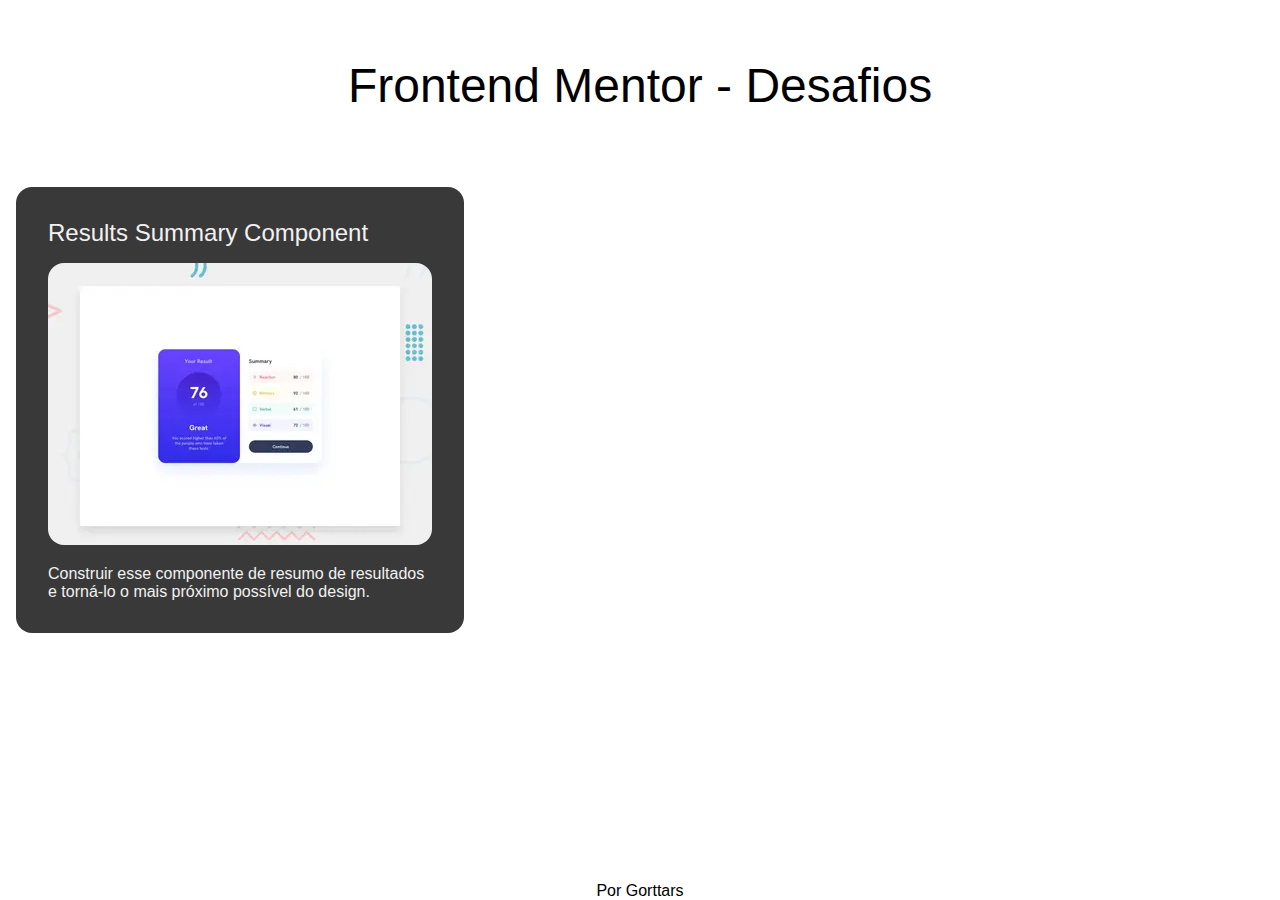
<file: index.html>
<!DOCTYPE html>
<html lang="en">
<head>
    <meta charset="UTF-8">
    <meta name="viewport" content="width=device-width, initial-scale=1.0">
    <link rel="stylesheet" href="css/styles.css">
    <title>FrontEnd Mentor - Desafios</title>
</head>
<body>
    <header>
    <h1 class="title">
        <a href="https://www.frontendmentor.io/home">Frontend Mentor</a> - Desafios
    </h1>
    </header>
    <main class="main-content">
        <ul class="challenges">
            <li class="challenge-card">
                <a href="desafios/results-summary-component-main/index.html">
                    <h2 class="challenge-title">Results Summary Component</h2>
                </a>
                <figure>
                    <img src="img/results-summary.png" alt="Descrição significativa da imagem">
                        <figcaption>Construir esse componente de resumo de resultados <br> e torná-lo o mais próximo possível do design. </figcaption>
                </figure>
            </li>
            </ul>
    </main>
    <footer>
        <p>
            Por <a href="">Gorttars</a>
        </p>
    </footer>
</body>
</html>
</file>
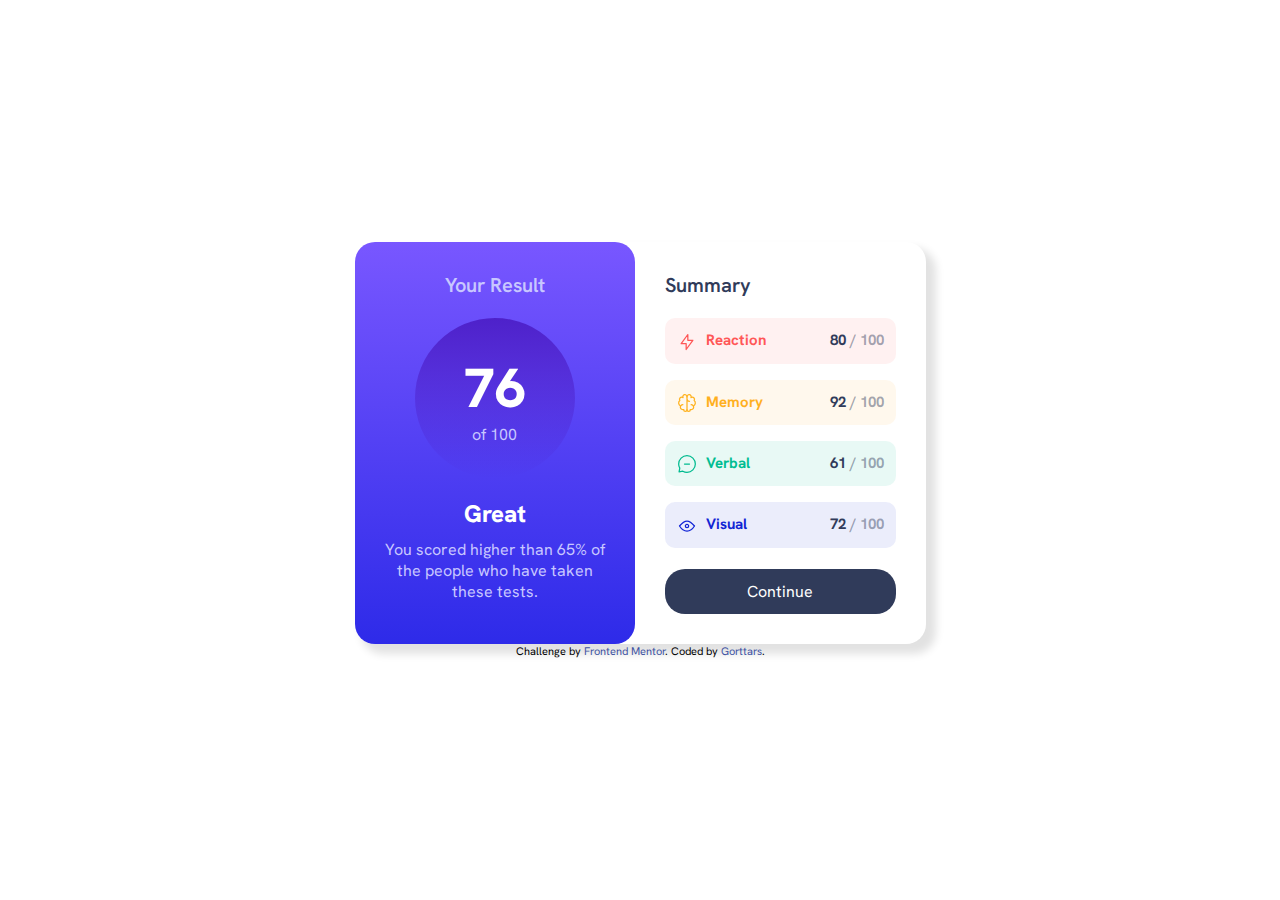
<file: desafios/results-summary-component-main/index.html>
<!DOCTYPE html>
<html lang="en">
<head>
  <meta charset="UTF-8">
  <meta name="viewport" content="width=device-width,initial-scale=1,maximum-scale=1,user-scalable=0,viewport-fit=cover">

  <link rel="icon" type="image/png" sizes="32x32" href="./assets/images/favicon-32x32.png">
  <link rel="stylesheet" href="assets/css/style.css">
  <title>Frontend Mentor | Results summary component</title>
  <!-- Feel free to remove these styles or customise in your own stylesheet 👍 -->
  <style>
    .attribution { font-size: 11px; text-align: center; }
    .attribution a { color: hsl(228, 45%, 44%); }
  </style>
</head>
<body>
<main class="main-content">
  <section class="result">
    <h2>Your Result</h2>
    <div class="result-elements">
  <div class="result-score">
    <span>76</span>
    <span>of 100</span>    
  </div>
  <div class="result-desc">
    <span>Great</span>
    <p>You scored higher than 65% of the people who have taken these tests.</p> 
</div>
</div>
  </section>

  <section class="summary">
    <h2>Summary</h2>
    <ul class="summary-itens">
      <li>
        <span>
          <img src="assets/images/icon-reaction.svg" alt="">
          Reaction
        </span>
        <span class="score">80<span> / 100</span></span>
      </li>
      <li>
        <span>
          <img src="assets/images/icon-memory.svg" alt="">
          Memory
        </span>
        <span class="score"> 92<span> / 100</span></span>
      </li>
      <li>
        <span>
          <img src="assets/images/icon-verbal.svg" alt="">
          Verbal
        </span>
        <span class="score"> 61<span> / 100</span></span>
      </li>
      <li>
        <span>
          <img src="assets/images/icon-visual.svg" alt="">
          Visual
        </span>
        <span class="score"> 72<span> / 100</span></span>
      </li>
    </ul>
    <button>Continue</button>
  </section>
</main> 
<footer class="attribution">
  Challenge by <a href="https://www.frontendmentor.io?ref=challenge" target="_blank">Frontend Mentor</a>. 
  Coded by <a href="#">Gorttars</a>.
</footer>
</body>
</html>
</file>
<file: css/styles.css>
@import url(reset.css);

body{
    font-family: sans-serif;
    display: grid;
    height: 100vh;
}

.title{
    font-size: 3em;
}

header{
    align-self: center;
    justify-self: center;
}
.challenges{
    display: flex;
    align-items: flex-start;
    justify-content: flex-start;
    padding: 1rem;
}
.challenge-card{
    background-color: #262626e9;
    color: #f1f1f1;
    border-radius: 1rem;
    padding: 2em;
    width: fit-content;
    height: auto;
}
.challenge-card figure img{
    border-radius: 1rem;
    width: 100%;
    min-width: 200px;
    height: auto;
    margin: 1em 0;
}

.challenge-title{
    font-size: 1.5em;
}

footer{
    justify-self: center;
    align-self: flex-end;
}
</file>
<file: desafios/results-summary-component-main/assets/css/style.css>
@import url(../../../../css/reset.css);
@font-face {
    font-family: 'Hanken Grotesk';
    src: url(../fonts/HankenGrotesk-VariableFont_wght.ttf);
}
/*DEFAULT*/

body {
    font-family: 'Hanken Grotesk';
    font-size: 16px;
    height: fit-content;
    width: 100%;
    height: 100%;
}
.main-content{
    display: grid;
    width: 100%;
    height: 100vh;
}

.result, .summary{
    padding: 30px 30px;
}
.summary-itens, .result-elements{
    margin: 20px 0 0 0;
    
    
}
/*RESULT SECTION*/

.result{
    background-image: linear-gradient(to bottom, hsl(252, 100%, 67%),  hsl(241, 81%, 54%));
    flex-direction: column;
    justify-content: center;
    align-items: center;
    text-align: center;
    color: hsl(241, 100%, 89%);
    border-radius: 0 0 25px 25px;
}
h2 {
    font-size: 20px;
    font-weight: 600;
}
.result-score{
    display: flex;
    flex-direction: column;
    justify-content: center;
    width: 10em;
    height: 10em;
    border-radius: 100%;
    background-image: linear-gradient(to bottom, hsla(256, 72%, 46%, 1), hsla(241, 72%, 46%, 0));
    margin: auto;
}
.result-score :first-child{
    color: rgb(255, 255, 255);
    font-size: 55px;
    font-weight: 800;
}
.result-desc :first-child{
    font-size: 24px;
    display: block;
    margin-bottom: 10px;
    margin-top: 20px;
    color: white;
    font-weight: 800;
}
.result-desc :last-child{
    position: relative;
    margin: 0 auto;
    min-width: 220px;
}

/*SUMMARY SECTION*/


.summary h2{
    color: hsl(224, 30%, 27%);
}

.summary ul li{
    display: flex;
    justify-content: space-between;
    padding: 12px;
    border-radius: 10px;
    margin-bottom: 16px;
    font-weight: 700;
    font-size: 15px;
}
.summary-itens li:nth-child(1){
    background-color: hsla(0, 100%, 67%, 0.082);
    color: hsl(0, 100%, 67%);

}
.summary-itens li:nth-child(2){
    background-color: hsla(39, 100%, 56%, 0.082);
    color: hsl(39, 100%, 56%);
}
.summary-itens li:nth-child(3){
    background-color: hsla(166, 100%, 37%, 0.089);
    color: hsl(166, 100%, 37%);
}
.summary-itens li:nth-child(4){
    background-color:  hsla(234, 85%, 45%, 0.082);
    color: hsl(234, 85%, 45%);
}

button {
    padding: 12px;
    color: white;
    background-color: hsl(224, 30%, 27%);
    width: 100%;
    border-radius: 20px;
    margin-top: 5px;
    transition: background-color 1s; 
}

button:hover {
    background-color: hsla(256, 72%, 46%, 1);
}

img{
    vertical-align: middle;
    margin-right: 5px;
}

.score{
    color: hsl(224, 30%, 27%);

}

.score span{
    color: hsla(224, 30%, 27%, 0.457)
}

footer{
    align-items: center;
    justify-content: center;
}



@media screen and (min-width:530px) {
    body{
        display: flex;
        flex-direction: column;
        justify-content: center;
        align-items: center;
        height: 100vh;
    }

    .main-content{
        grid-template-columns: auto auto;
        grid-template-rows: auto auto;
        width: fit-content;
        height: fit-content;
        box-shadow: 8px 8px 8px 2px rgba(0, 0, 0, 0.118);
        border-radius: 20px;
    }
    
    .result{
        border-radius: 20px;
    }

    .result-desc :last-child{
        width: 10vw;
    }

    footer{
        grid-column: 1 / 3;
    }

    .score{
        margin-left: 5vw;
    }
}
</file>
